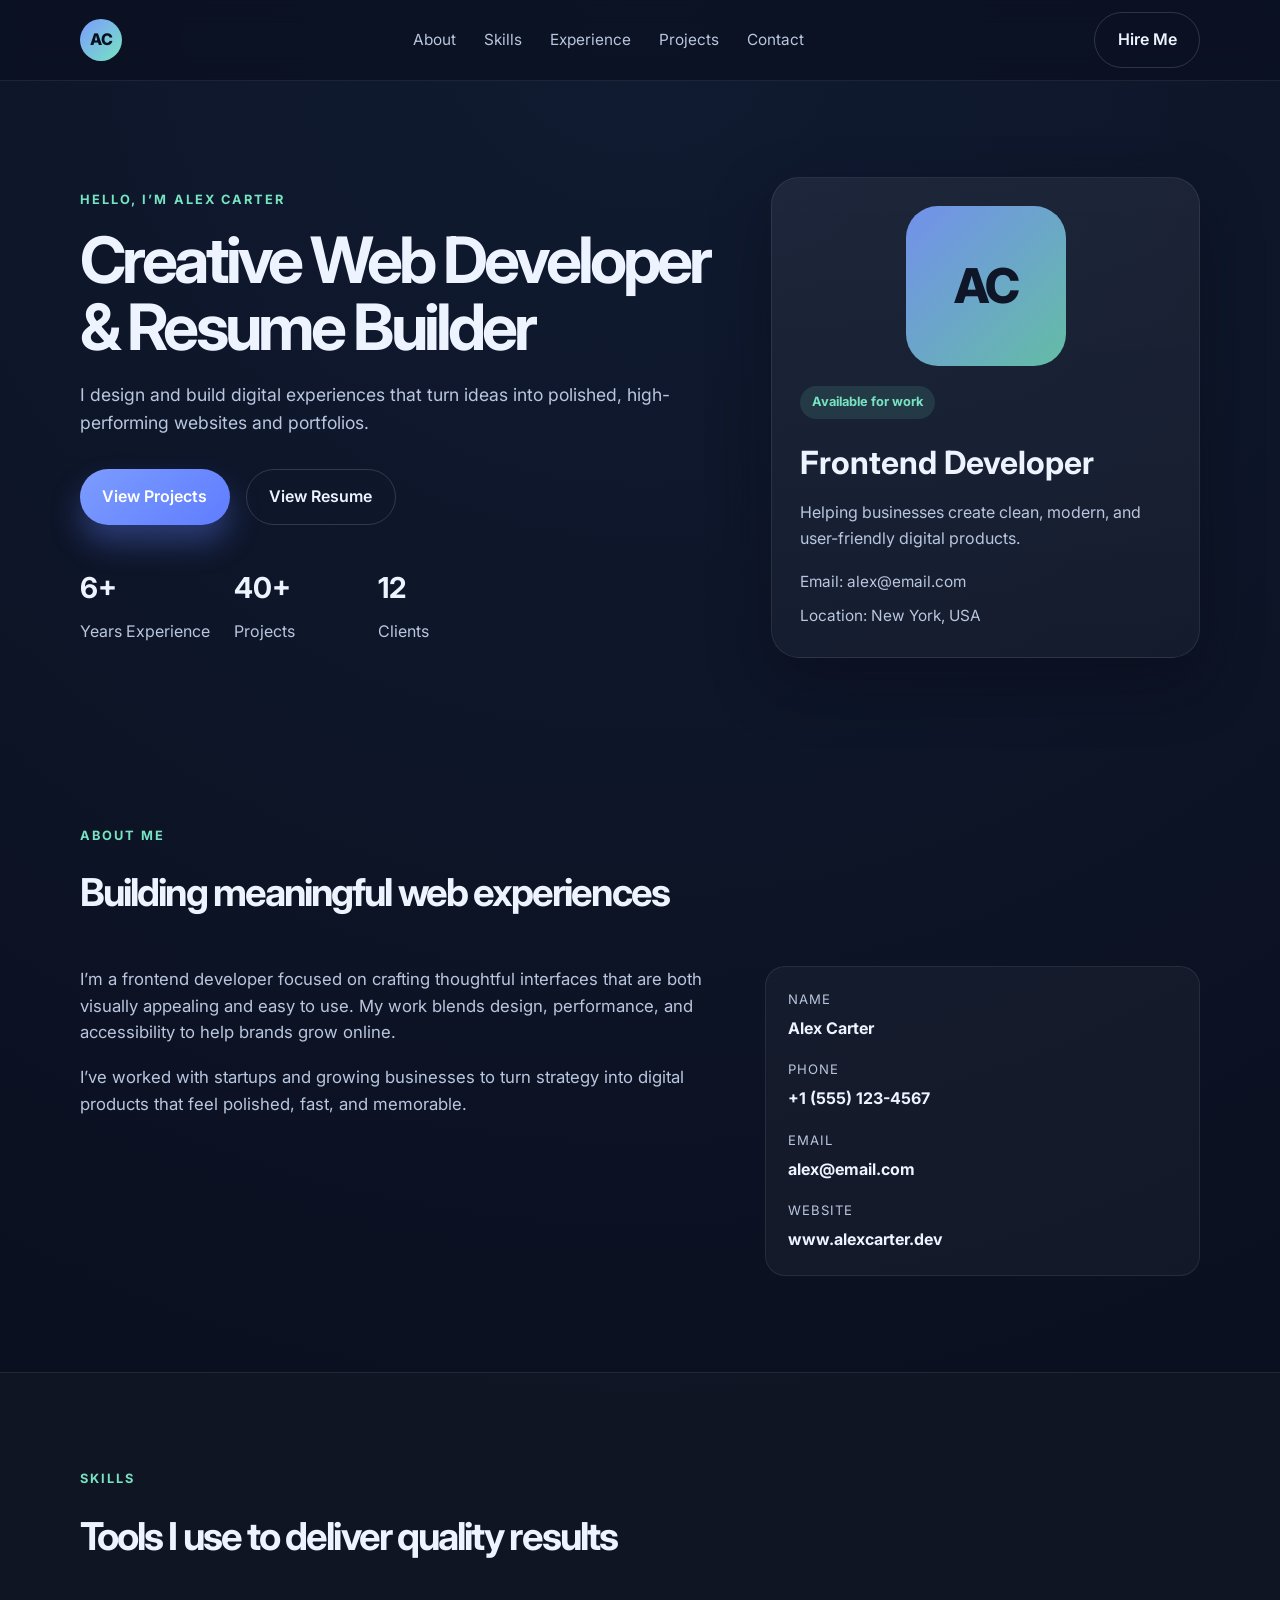
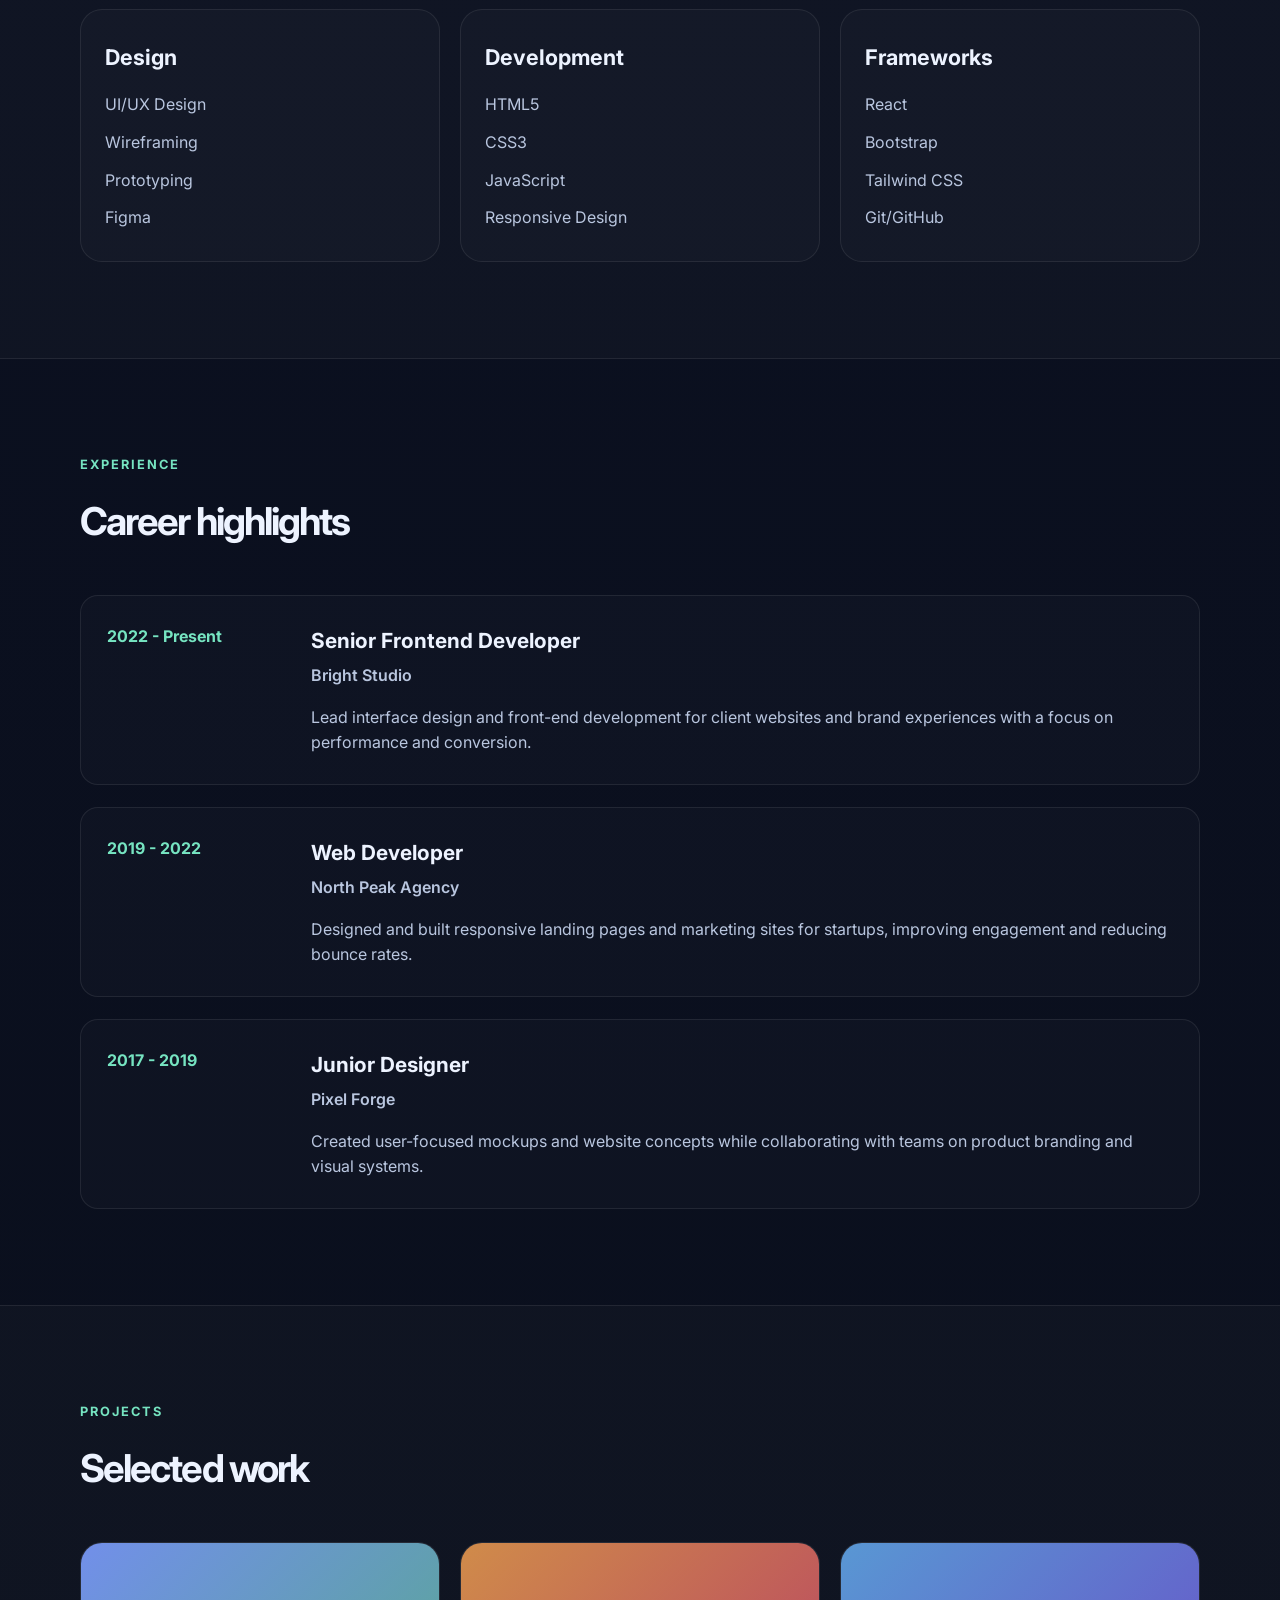
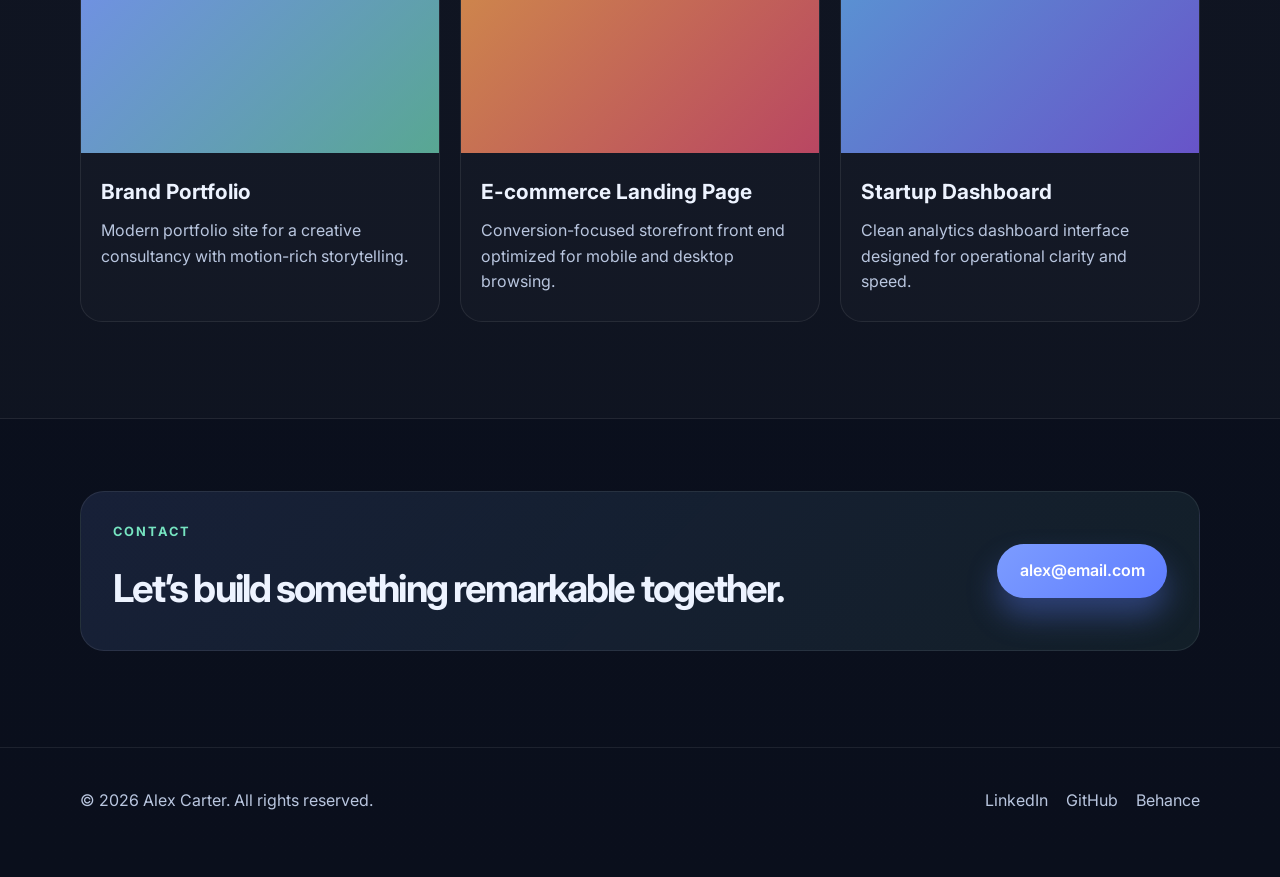
<file: index.html>
<!DOCTYPE html>
<html lang="en">
  <head>
    <meta charset="UTF-8" />
    <meta name="viewport" content="width=device-width, initial-scale=1.0" />
    <title>Alex Carter | Resume Portfolio</title>
    <meta
      name="description"
      content="Portfolio and resume website for Alex Carter, a creative web developer and designer."
    />
    <link rel="preconnect" href="https://fonts.googleapis.com" />
    <link rel="preconnect" href="https://fonts.gstatic.com" crossorigin />
    <link
      href="https://fonts.googleapis.com/css2?family=Inter:wght@400;500;600;700;800&display=swap"
      rel="stylesheet"
    />
    <link rel="stylesheet" href="styles.css" />
  </head>
  <body>
    <header class="site-header">
      <div class="container nav">
        <div class="brand">AC</div>
        <nav class="main-nav" aria-label="Main navigation">
          <a href="#about">About</a>
          <a href="#skills">Skills</a>
          <a href="#experience">Experience</a>
          <a href="#projects">Projects</a>
          <a href="#contact">Contact</a>
        </nav>
        <a class="btn btn-outline" href="#contact">Hire Me</a>
      </div>
    </header>

    <main>
      <section class="hero">
        <div class="container hero-grid">
          <div class="hero-copy">
            <p class="eyebrow">Hello, I’m Alex Carter</p>
            <h1>Creative Web Developer & Resume Builder</h1>
            <p class="lead">
              I design and build digital experiences that turn ideas into polished,
              high-performing websites and portfolios.
            </p>
            <div class="hero-actions">
              <a class="btn btn-primary" href="#projects">View Projects</a>
              <a class="btn btn-secondary" href="resume.html" target="_blank" rel="noreferrer">View Resume</a>
            </div>
            <ul class="quick-stats" aria-label="Quick stats">
              <li><strong>6+</strong><span>Years Experience</span></li>
              <li><strong>40+</strong><span>Projects</span></li>
              <li><strong>12</strong><span>Clients</span></li>
            </ul>
          </div>

          <div class="hero-card" aria-label="Profile summary card">
            <div class="profile-box">
              <div class="avatar">AC</div>
            </div>
            <div class="card-content">
              <div class="tag">Available for work</div>
              <h2>Frontend Developer</h2>
              <p>
                Helping businesses create clean, modern, and user-friendly digital products.
              </p>
              <div class="meta-list">
                <span>Email: alex@email.com</span>
                <span>Location: New York, USA</span>
              </div>
            </div>
          </div>
        </div>
      </section>

      <section id="about" class="section">
        <div class="container">
          <div class="section-heading">
            <p class="eyebrow">About Me</p>
            <h2>Building meaningful web experiences</h2>
          </div>

          <div class="about-grid">
            <div class="about-copy">
              <p>
                I’m a frontend developer focused on crafting thoughtful interfaces that are both
                visually appealing and easy to use. My work blends design, performance, and
                accessibility to help brands grow online.
              </p>
              <p>
                I’ve worked with startups and growing businesses to turn strategy into digital
                products that feel polished, fast, and memorable.
              </p>
            </div>

            <div class="info-panel">
              <div>
                <span class="label">Name</span>
                <strong>Alex Carter</strong>
              </div>
              <div>
                <span class="label">Phone</span>
                <strong>+1 (555) 123-4567</strong>
              </div>
              <div>
                <span class="label">Email</span>
                <strong>alex@email.com</strong>
              </div>
              <div>
                <span class="label">Website</span>
                <strong>www.alexcarter.dev</strong>
              </div>
            </div>
          </div>
        </div>
      </section>

      <section id="skills" class="section alt-bg">
        <div class="container">
          <div class="section-heading">
            <p class="eyebrow">Skills</p>
            <h2>Tools I use to deliver quality results</h2>
          </div>

          <div class="skills-grid">
            <div class="skill-card">
              <h3>Design</h3>
              <ul>
                <li>UI/UX Design</li>
                <li>Wireframing</li>
                <li>Prototyping</li>
                <li>Figma</li>
              </ul>
            </div>

            <div class="skill-card">
              <h3>Development</h3>
              <ul>
                <li>HTML5</li>
                <li>CSS3</li>
                <li>JavaScript</li>
                <li>Responsive Design</li>
              </ul>
            </div>

            <div class="skill-card">
              <h3>Frameworks</h3>
              <ul>
                <li>React</li>
                <li>Bootstrap</li>
                <li>Tailwind CSS</li>
                <li>Git/GitHub</li>
              </ul>
            </div>
          </div>
        </div>
      </section>

      <section id="experience" class="section">
        <div class="container">
          <div class="section-heading">
            <p class="eyebrow">Experience</p>
            <h2>Career highlights</h2>
          </div>

          <div class="timeline">
            <article class="timeline-item">
              <div class="date">2022 - Present</div>
              <div class="content">
                <h3>Senior Frontend Developer</h3>
                <p class="company">Bright Studio</p>
                <p>
                  Lead interface design and front-end development for client websites and brand
                  experiences with a focus on performance and conversion.
                </p>
              </div>
            </article>

            <article class="timeline-item">
              <div class="date">2019 - 2022</div>
              <div class="content">
                <h3>Web Developer</h3>
                <p class="company">North Peak Agency</p>
                <p>
                  Designed and built responsive landing pages and marketing sites for startups,
                  improving engagement and reducing bounce rates.
                </p>
              </div>
            </article>

            <article class="timeline-item">
              <div class="date">2017 - 2019</div>
              <div class="content">
                <h3>Junior Designer</h3>
                <p class="company">Pixel Forge</p>
                <p>
                  Created user-focused mockups and website concepts while collaborating with teams on
                  product branding and visual systems.
                </p>
              </div>
            </article>
          </div>
        </div>
      </section>

      <section id="projects" class="section alt-bg">
        <div class="container">
          <div class="section-heading">
            <p class="eyebrow">Projects</p>
            <h2>Selected work</h2>
          </div>

          <div class="projects-grid">
            <article class="project-card">
              <div class="project-thumb thumb-one"></div>
              <div class="project-info">
                <h3>Brand Portfolio</h3>
                <p>Modern portfolio site for a creative consultancy with motion-rich storytelling.</p>
              </div>
            </article>

            <article class="project-card">
              <div class="project-thumb thumb-two"></div>
              <div class="project-info">
                <h3>E-commerce Landing Page</h3>
                <p>Conversion-focused storefront front end optimized for mobile and desktop browsing.</p>
              </div>
            </article>

            <article class="project-card">
              <div class="project-thumb thumb-three"></div>
              <div class="project-info">
                <h3>Startup Dashboard</h3>
                <p>Clean analytics dashboard interface designed for operational clarity and speed.</p>
              </div>
            </article>
          </div>
        </div>
      </section>

      <section id="contact" class="section contact-section">
        <div class="container contact-box">
          <div>
            <p class="eyebrow">Contact</p>
            <h2>Let’s build something remarkable together.</h2>
          </div>

          <a class="btn btn-primary" href="mailto:alex@email.com">alex@email.com</a>
        </div>
      </section>
    </main>

    <footer class="site-footer">
      <div class="container footer-inner">
        <p>© 2026 Alex Carter. All rights reserved.</p>
        <div class="socials" aria-label="Social links">
          <a href="#">LinkedIn</a>
          <a href="#">GitHub</a>
          <a href="#">Behance</a>
        </div>
      </div>
    </footer>
  </body>
</html>
</file>
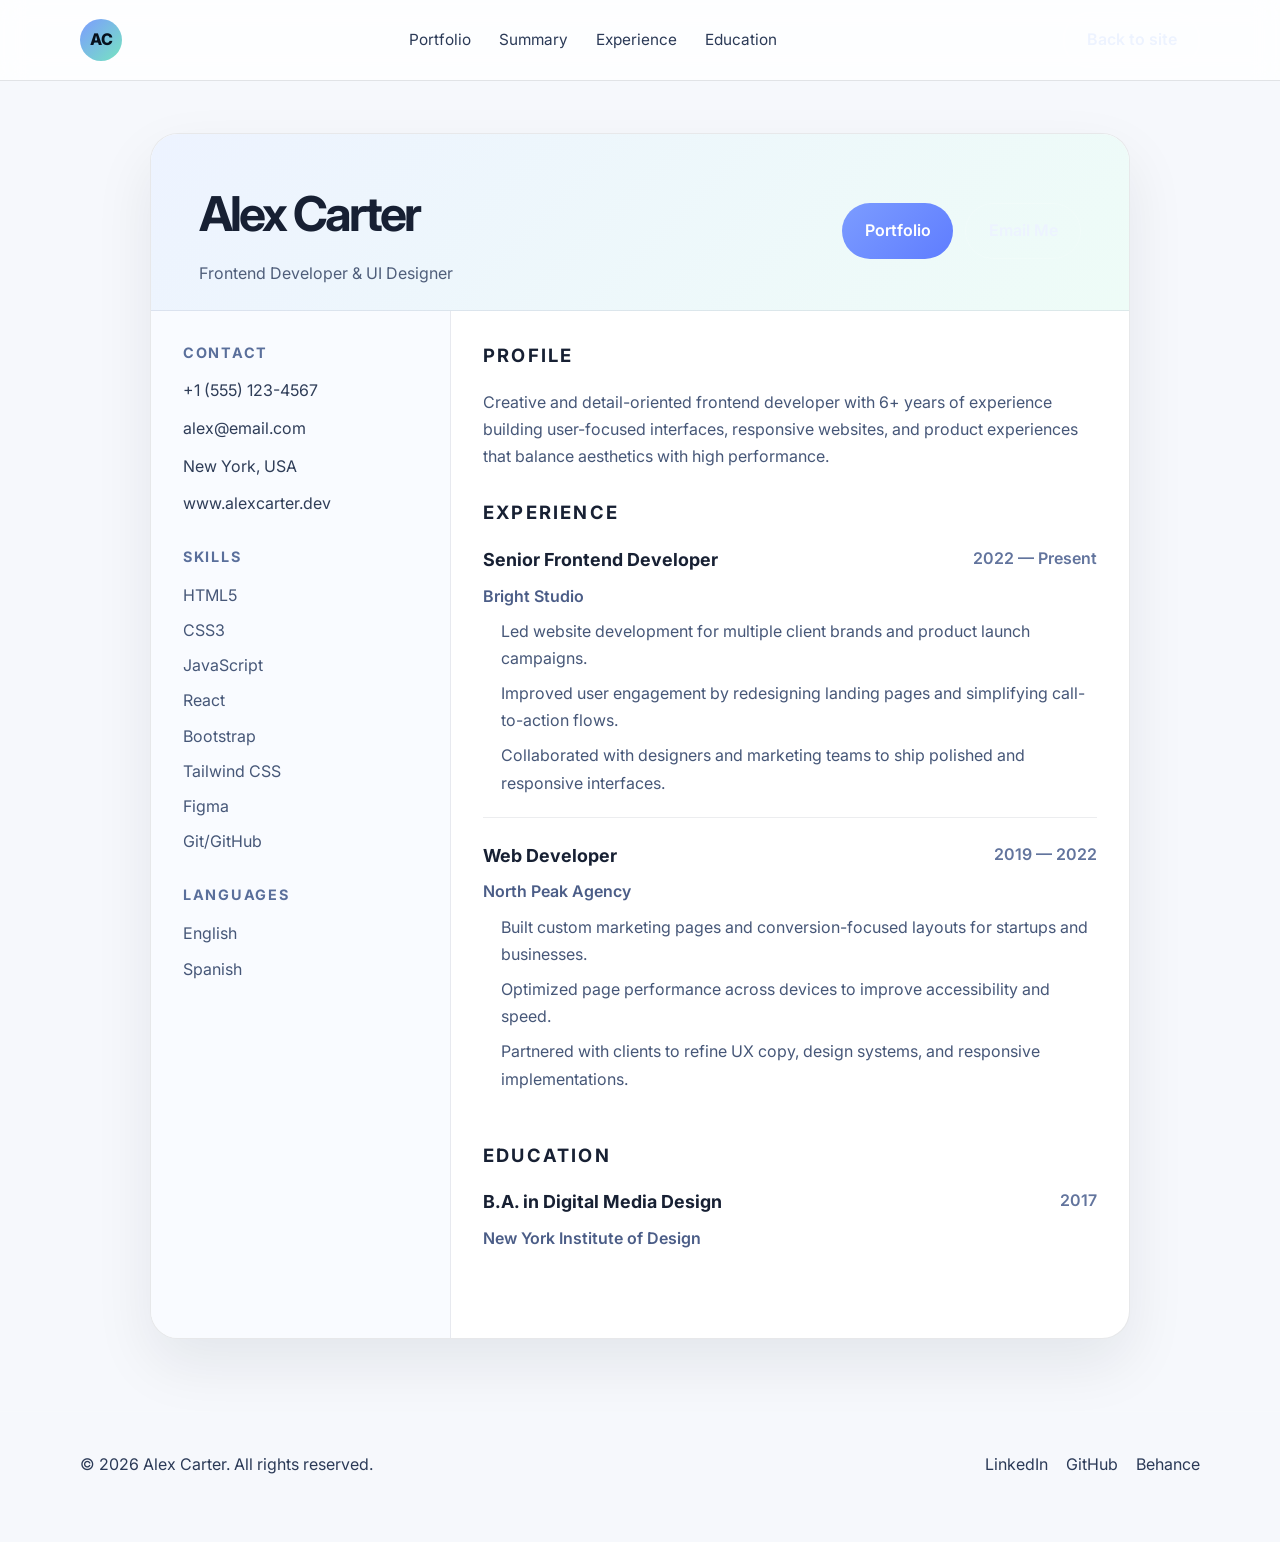
<file: resume.html>
<!DOCTYPE html>
<html lang="en">
  <head>
    <meta charset="UTF-8" />
    <meta name="viewport" content="width=device-width, initial-scale=1.0" />
    <title>Alex Carter | Resume</title>
    <link rel="preconnect" href="https://fonts.googleapis.com" />
    <link rel="preconnect" href="https://fonts.gstatic.com" crossorigin />
    <link
      href="https://fonts.googleapis.com/css2?family=Inter:wght@400;500;600;700;800&display=swap"
      rel="stylesheet"
    />
    <link rel="stylesheet" href="styles.css" />
  </head>
  <body class="resume-page">
    <header class="site-header">
      <div class="container nav">
        <div class="brand">AC</div>
        <nav class="main-nav" aria-label="Resume navigation">
          <a href="index.html">Portfolio</a>
          <a href="#summary">Summary</a>
          <a href="#experience">Experience</a>
          <a href="#education">Education</a>
        </nav>
        <a class="btn btn-outline" href="index.html">Back to site</a>
      </div>
    </header>

    <main class="resume-shell">
      <header class="resume-header">
        <div class="resume-profile">
          <h1>Alex Carter</h1>
          <p>Frontend Developer & UI Designer</p>
        </div>
        <div class="resume-actions">
          <a class="btn btn-primary" href="index.html">Portfolio</a>
          <a class="btn btn-secondary" href="mailto:alex@email.com">Email Me</a>
        </div>
      </header>

      <div class="resume-main">
        <aside class="resume-sidebar" id="summary">
          <section class="resume-section">
            <h3>Contact</h3>
            <div class="resume-meta">
              <span>+1 (555) 123-4567</span>
              <span>alex@email.com</span>
              <span>New York, USA</span>
              <span>www.alexcarter.dev</span>
            </div>
          </section>

          <section class="resume-section">
            <h3>Skills</h3>
            <ul>
              <li>HTML5</li>
              <li>CSS3</li>
              <li>JavaScript</li>
              <li>React</li>
              <li>Bootstrap</li>
              <li>Tailwind CSS</li>
              <li>Figma</li>
              <li>Git/GitHub</li>
            </ul>
          </section>

          <section class="resume-section">
            <h3>Languages</h3>
            <ul>
              <li>English</li>
              <li>Spanish</li>
            </ul>
          </section>
        </aside>

        <div class="resume-content">
          <section class="resume-section">
            <h3>Profile</h3>
            <p>
              Creative and detail-oriented frontend developer with 6+ years of experience building
              user-focused interfaces, responsive websites, and product experiences that balance
              aesthetics with high performance.
            </p>
          </section>

          <section class="resume-section" id="experience">
            <h3>Experience</h3>

            <article class="resume-job">
              <div class="resume-job-header">
                <h4>Senior Frontend Developer</h4>
                <span>2022 — Present</span>
              </div>
              <p class="company">Bright Studio</p>
              <ul>
                <li>Led website development for multiple client brands and product launch campaigns.</li>
                <li>Improved user engagement by redesigning landing pages and simplifying call-to-action flows.</li>
                <li>Collaborated with designers and marketing teams to ship polished and responsive interfaces.</li>
              </ul>
            </article>

            <article class="resume-job">
              <div class="resume-job-header">
                <h4>Web Developer</h4>
                <span>2019 — 2022</span>
              </div>
              <p class="company">North Peak Agency</p>
              <ul>
                <li>Built custom marketing pages and conversion-focused layouts for startups and businesses.</li>
                <li>Optimized page performance across devices to improve accessibility and speed.</li>
                <li>Partnered with clients to refine UX copy, design systems, and responsive implementations.</li>
              </ul>
            </article>
          </section>

          <section class="resume-section" id="education">
            <h3>Education</h3>
            <article class="resume-job">
              <div class="resume-job-header">
                <h4>B.A. in Digital Media Design</h4>
                <span>2017</span>
              </div>
              <p class="company">New York Institute of Design</p>
            </article>
          </section>
        </div>
      </div>
    </main>

    <footer class="site-footer">
      <div class="container footer-inner">
        <p>© 2026 Alex Carter. All rights reserved.</p>
        <div class="socials">
          <a href="#">LinkedIn</a>
          <a href="#">GitHub</a>
          <a href="#">Behance</a>
        </div>
      </div>
    </footer>
  </body>
</html>
</file>
<file: styles.css>
:root {
  --bg: #0b1020;
  --bg-soft: #121a2d;
  --panel: rgba(255, 255, 255, 0.04);
  --panel-strong: #182338;
  --text: #edf3ff;
  --muted: #b9c6df;
  --primary: #7c9cff;
  --primary-strong: #5f7dff;
  --accent: #76e4c1;
  --line: rgba(255, 255, 255, 0.08);
  --shadow: 0 24px 60px rgba(8, 12, 24, 0.45);
}

* {
  box-sizing: border-box;
}

html {
  scroll-behavior: smooth;
}

body {
  margin: 0;
  font-family: "Inter", sans-serif;
  background: radial-gradient(circle at top, #101b31 0%, var(--bg) 35%, #0a0f1c 100%);
  color: var(--text);
  line-height: 1.6;
}

a {
  color: inherit;
  text-decoration: none;
}

img {
  max-width: 100%;
  display: block;
}

.container {
  width: min(1120px, calc(100% - 32px));
  margin: 0 auto;
}

.section {
  padding: 96px 0;
}

.alt-bg {
  background: rgba(255, 255, 255, 0.02);
  border-top: 1px solid var(--line);
  border-bottom: 1px solid var(--line);
}

.site-header {
  position: sticky;
  top: 0;
  z-index: 10;
  backdrop-filter: blur(12px);
  background: rgba(11, 16, 32, 0.7);
  border-bottom: 1px solid var(--line);
}

.nav {
  display: flex;
  align-items: center;
  justify-content: space-between;
  min-height: 80px;
}

.brand {
  width: 42px;
  height: 42px;
  border-radius: 50%;
  display: grid;
  place-items: center;
  background: linear-gradient(135deg, var(--primary), var(--accent));
  color: #07111d;
  font-weight: 800;
}

.main-nav {
  display: flex;
  align-items: center;
  gap: 28px;
  color: var(--muted);
  font-size: 0.96rem;
}

.main-nav a:hover,
.socials a:hover {
  color: var(--text);
}

.btn {
  display: inline-flex;
  align-items: center;
  justify-content: center;
  border-radius: 999px;
  padding: 0.9rem 1.4rem;
  font-weight: 600;
  transition: transform 0.2s ease, box-shadow 0.2s ease;
}

.btn:hover {
  transform: translateY(-2px);
}

.btn-primary {
  background: linear-gradient(135deg, var(--primary), var(--primary-strong));
  color: white;
  box-shadow: 0 18px 30px rgba(95, 125, 255, 0.35);
}

.btn-secondary,
.btn-outline {
  border: 1px solid rgba(255, 255, 255, 0.15);
  background: transparent;
  color: var(--text);
}

.hero {
  padding: 96px 0 72px;
}

.hero-grid {
  display: grid;
  grid-template-columns: 1.2fr 0.8fr;
  align-items: center;
  gap: 48px;
}

.eyebrow {
  margin: 0 0 16px;
  font-size: 0.8rem;
  letter-spacing: 0.16em;
  text-transform: uppercase;
  color: var(--accent);
  font-weight: 700;
}

.hero-copy h1 {
  margin: 0;
  font-size: clamp(2.8rem, 5vw, 4.8rem);
  line-height: 1.05;
  letter-spacing: -0.06em;
}

.lead {
  margin-top: 20px;
  max-width: 620px;
  color: var(--muted);
  font-size: 1.1rem;
}

.hero-actions {
  display: flex;
  flex-wrap: wrap;
  gap: 16px;
  margin-top: 32px;
}

.quick-stats {
  list-style: none;
  display: flex;
  flex-wrap: wrap;
  gap: 24px;
  padding: 0;
  margin: 40px 0 0;
}

.quick-stats li {
  min-width: 120px;
  display: flex;
  flex-direction: column;
  gap: 8px;
  color: var(--muted);
}

.quick-stats strong {
  font-size: 1.8rem;
  color: var(--text);
}

.hero-card {
  background: linear-gradient(180deg, rgba(255,255,255,0.06), rgba(255,255,255,0.03));
  border: 1px solid var(--line);
  border-radius: 28px;
  box-shadow: var(--shadow);
  padding: 28px;
}

.profile-box {
  display: flex;
  justify-content: center;
  margin-bottom: 20px;
}

.avatar {
  width: 160px;
  height: 160px;
  border-radius: 32px;
  display: grid;
  place-items: center;
  font-size: 3rem;
  letter-spacing: -0.06em;
  font-weight: 800;
  background: linear-gradient(135deg, rgba(124, 156, 255, 0.9), rgba(118, 228, 193, 0.8));
  color: #0e1628;
}

.tag {
  display: inline-block;
  padding: 0.4rem 0.75rem;
  border-radius: 999px;
  background: rgba(118, 228, 193, 0.12);
  color: var(--accent);
  font-size: 0.8rem;
  font-weight: 700;
}

.card-content h2 {
  margin: 18px 0 12px;
  font-size: 2rem;
}

.card-content p {
  margin: 0;
  color: var(--muted);
}

.meta-list {
  margin-top: 18px;
  display: grid;
  gap: 10px;
  color: var(--muted);
  font-size: 0.96rem;
}

.section-heading {
  margin-bottom: 42px;
}

.section-heading h2 {
  margin: 0;
  font-size: clamp(2rem, 3vw, 3rem);
  letter-spacing: -0.05em;
}

.about-grid {
  display: grid;
  grid-template-columns: 1.2fr 0.8fr;
  gap: 32px;
}

.about-copy p {
  margin: 0 0 18px;
  color: var(--muted);
  font-size: 1.05rem;
}

.info-panel {
  background: rgba(255, 255, 255, 0.035);
  border: 1px solid var(--line);
  border-radius: 20px;
  padding: 22px;
  display: grid;
  gap: 18px;
}

.label {
  display: block;
  color: var(--muted);
  margin-bottom: 6px;
  font-size: 0.82rem;
  text-transform: uppercase;
  letter-spacing: 0.08em;
}

.skills-grid {
  display: grid;
  grid-template-columns: repeat(3, minmax(0, 1fr));
  gap: 20px;
}

.skill-card,
.project-card {
  background: rgba(255, 255, 255, 0.02);
  border: 1px solid var(--line);
  border-radius: 22px;
  overflow: hidden;
}

.skill-card {
  padding: 30px 24px;
}

.skill-card h3 {
  margin-top: 0;
  margin-bottom: 18px;
  font-size: 1.35rem;
}

.skill-card ul {
  list-style: none;
  padding: 0;
  margin: 0;
  display: grid;
  gap: 12px;
  color: var(--muted);
}

.timeline {
  display: grid;
  gap: 22px;
}

.timeline-item {
  display: grid;
  grid-template-columns: 180px 1fr;
  gap: 24px;
  background: rgba(255, 255, 255, 0.02);
  border: 1px solid var(--line);
  border-radius: 18px;
  padding: 28px 26px;
}

.date {
  color: var(--accent);
  font-weight: 700;
}

.content h3 {
  margin: 0 0 6px;
  font-size: 1.3rem;
}

.company {
  margin: 0 0 10px;
  color: var(--muted);
  font-weight: 600;
}

.content p:last-child {
  margin-bottom: 0;
  color: var(--muted);
}

.projects-grid {
  display: grid;
  grid-template-columns: repeat(3, minmax(0, 1fr));
  gap: 20px;
}

.project-card {
  transition: transform 0.2s ease, border-color 0.2s ease;
}

.project-card:hover {
  transform: translateY(-6px);
  border-color: rgba(124, 156, 255, 0.45);
}

.project-thumb {
  height: 210px;
  background-size: cover;
  background-position: center;
}

.thumb-one {
  background: linear-gradient(135deg, rgba(124, 156, 255, 0.9), rgba(118, 228, 193, 0.7));
}

.thumb-two {
  background: linear-gradient(135deg, rgba(255, 168, 83, 0.8), rgba(255, 90, 124, 0.7));
}

.thumb-three {
  background: linear-gradient(135deg, rgba(106, 183, 255, 0.8), rgba(132, 104, 255, 0.75));
}

.project-info {
  padding: 22px 20px 26px;
}

.project-info h3 {
  margin: 0 0 10px;
  font-size: 1.3rem;
}

.project-info p {
  margin: 0;
  color: var(--muted);
}

.contact-section {
  padding-top: 72px;
}

.contact-box {
  display: flex;
  align-items: center;
  justify-content: space-between;
  gap: 20px;
  padding: 30px 32px;
  border: 1px solid var(--line);
  background: linear-gradient(135deg, rgba(124,156,255,0.12), rgba(118,228,193,0.08));
  border-radius: 24px;
}

.contact-box h2 {
  margin: 0;
  font-size: clamp(1.8rem, 3vw, 2.8rem);
  letter-spacing: -0.05em;
}

.site-footer {
  border-top: 1px solid var(--line);
  padding: 24px 0 48px;
}

.footer-inner {
  display: flex;
  justify-content: space-between;
  align-items: center;
  gap: 20px;
  color: var(--muted);
}

.socials {
  display: flex;
  gap: 18px;
}

.resume-page {
  background: #f6f8fc;
  color: #172033;
}

.resume-page .site-header {
  background: rgba(255, 255, 255, 0.8);
  border-bottom: 1px solid rgba(23, 32, 51, 0.12);
}

.resume-page .brand,
.resume-page .btn-primary {
  box-shadow: none;
}

.resume-page .main-nav a,
.resume-page .site-footer,
.resume-page .footer-inner,
.resume-page .socials a {
  color: #2b3a57;
}

.resume-shell {
  width: min(980px, calc(100% - 32px));
  margin: 52px auto 72px;
  background: white;
  border: 1px solid rgba(23, 32, 51, 0.1);
  border-radius: 28px;
  box-shadow: 0 25px 60px rgba(15, 23, 42, 0.08);
  overflow: hidden;
}

.resume-header {
  display: flex;
  justify-content: space-between;
  gap: 20px;
  align-items: center;
  padding: 42px 48px 24px;
  background: linear-gradient(135deg, #edf3ff, #eefcf7);
  border-bottom: 1px solid rgba(23, 32, 51, 0.08);
}

.resume-profile h1 {
  margin: 0;
  font-size: clamp(2.2rem, 4vw, 3rem);
  letter-spacing: -0.06em;
}

.resume-profile p {
  margin: 8px 0 0;
  color: #4f5e7a;
}

.resume-actions {
  display: flex;
  flex-wrap: wrap;
  gap: 12px;
}

.resume-main {
  display: grid;
  grid-template-columns: 300px 1fr;
  gap: 0;
}

.resume-sidebar,
.resume-content {
  padding: 30px 32px;
}

.resume-sidebar {
  background: #f9fbff;
  border-right: 1px solid rgba(23, 32, 51, 0.08);
}

.resume-section {
  margin-bottom: 28px;
}

.resume-section h3 {
  margin: 0 0 14px;
  font-size: 0.9rem;
  letter-spacing: 0.12em;
  text-transform: uppercase;
  color: #5a6f9b;
}

.resume-list,
.resume-meta {
  display: grid;
  gap: 12px;
  color: #2f3d58;
}

.resume-section p,
.resume-section li {
  margin: 0;
  color: #465778;
  line-height: 1.7;
}

.resume-section ul {
  list-style: none;
  padding: 0;
  margin: 0;
  display: grid;
  gap: 8px;
}

.resume-content h3 {
  margin: 0 0 18px;
  font-size: 1.15rem;
  color: #172033;
}

.resume-job {
  margin-bottom: 24px;
  padding-bottom: 20px;
  border-bottom: 1px solid rgba(23, 32, 51, 0.08);
}

.resume-job:last-child {
  border-bottom: none;
  margin-bottom: 0;
}

.resume-job-header {
  display: flex;
  justify-content: space-between;
  gap: 14px;
  margin-bottom: 8px;
}

.resume-job-header h4 {
  margin: 0;
  font-size: 1.12rem;
}

.resume-job-header span {
  color: #62749d;
  font-weight: 600;
}

.resume-job .company {
  margin: 0 0 8px;
  color: #4b5d87;
  font-weight: 600;
}

.resume-job ul {
  margin: 0;
  padding-left: 18px;
  color: #465778;
  display: grid;
  gap: 8px;
  line-height: 1.7;
}

@media (max-width: 900px) {
  .hero-grid,
  .about-grid,
  .skills-grid,
  .projects-grid {
    grid-template-columns: 1fr;
  }

  .timeline-item {
    grid-template-columns: 1fr;
  }

  .contact-box,
  .footer-inner,
  .nav {
    flex-direction: column;
    align-items: flex-start;
  }

  .main-nav {
    flex-wrap: wrap;
    gap: 12px 20px;
  }
}

@media (max-width: 760px) {
  .resume-main {
    grid-template-columns: 1fr;
  }

  .resume-sidebar {
    border-right: none;
    border-bottom: 1px solid rgba(23, 32, 51, 0.08);
  }

  .resume-header {
    flex-direction: column;
    align-items: flex-start;
  }
}

@media (max-width: 560px) {
  .section {
    padding: 72px 0;
  }

  .hero {
    padding-top: 72px;
  }

  .hero-copy h1 {
    font-size: 2.6rem;
  }

  .quick-stats {
    flex-direction: column;
    align-items: flex-start;
  }

  .contact-box {
    padding: 24px 20px;
  }
}
</file>
